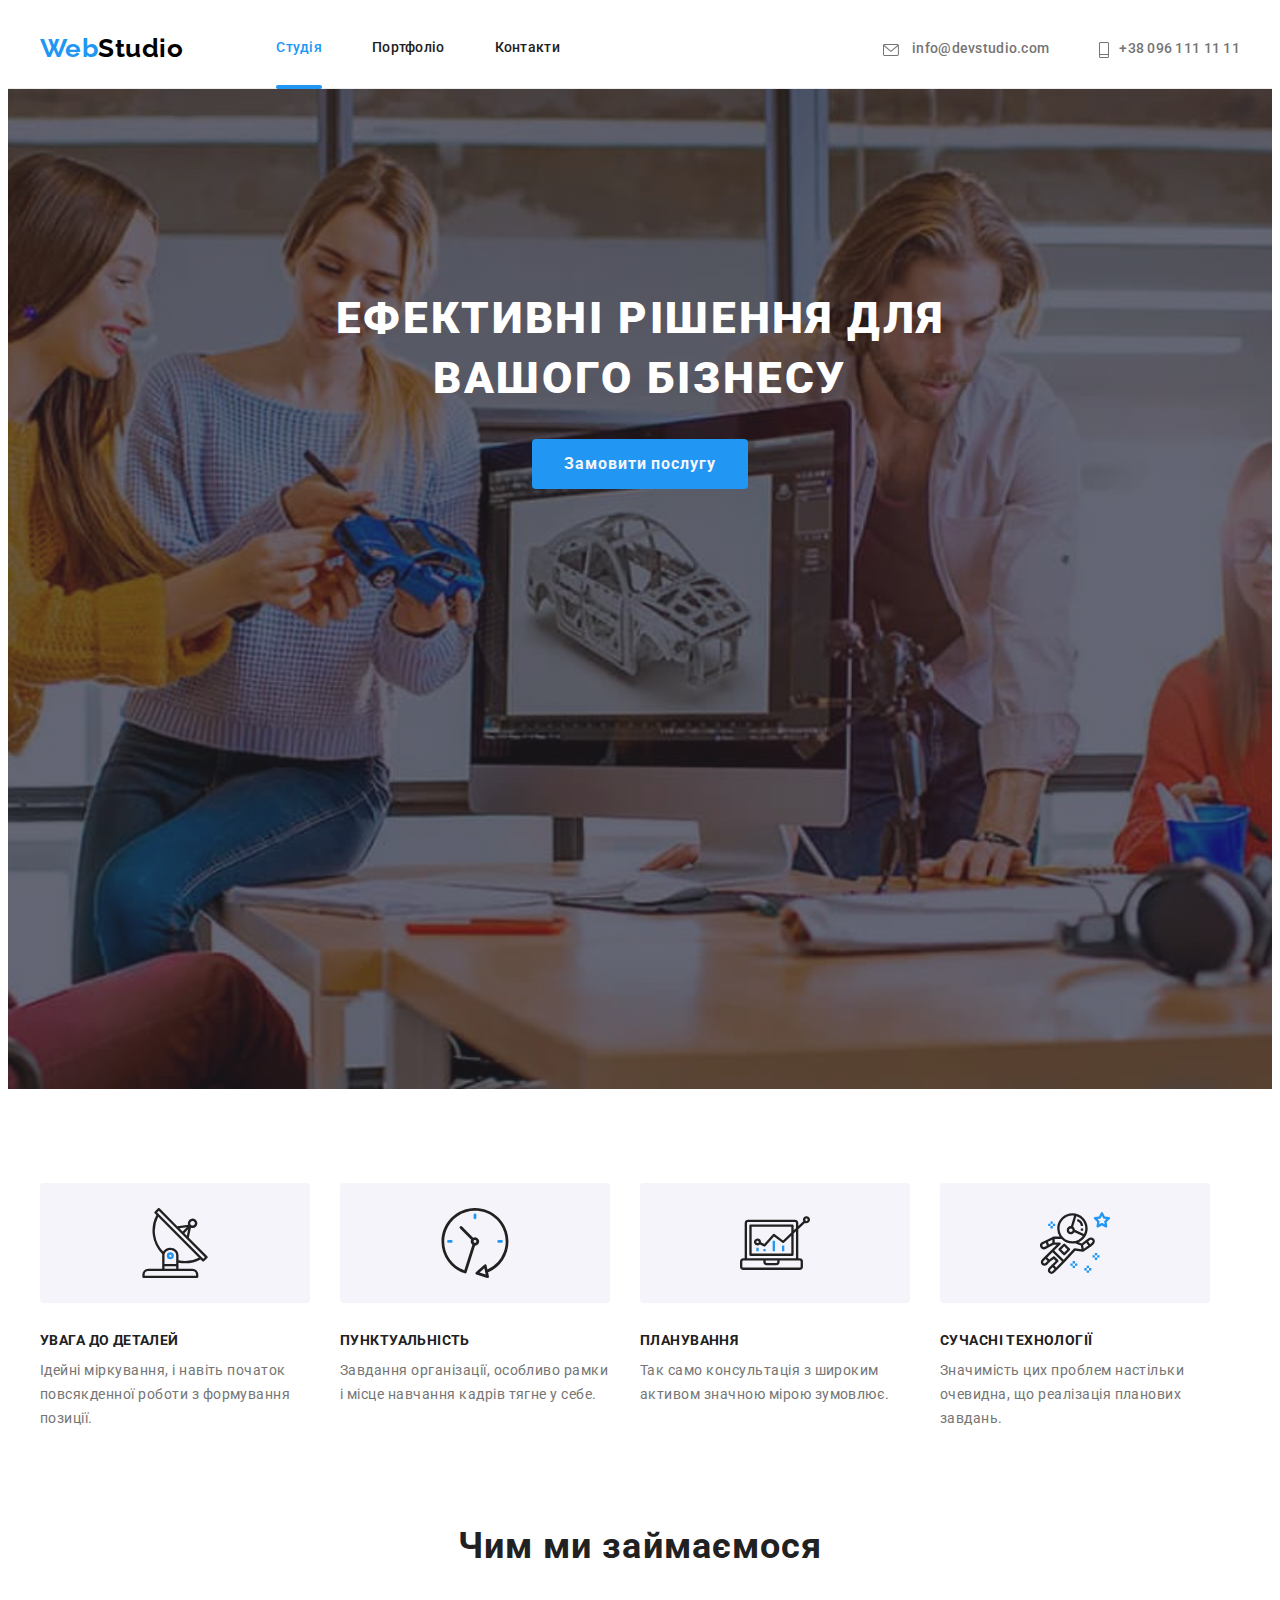
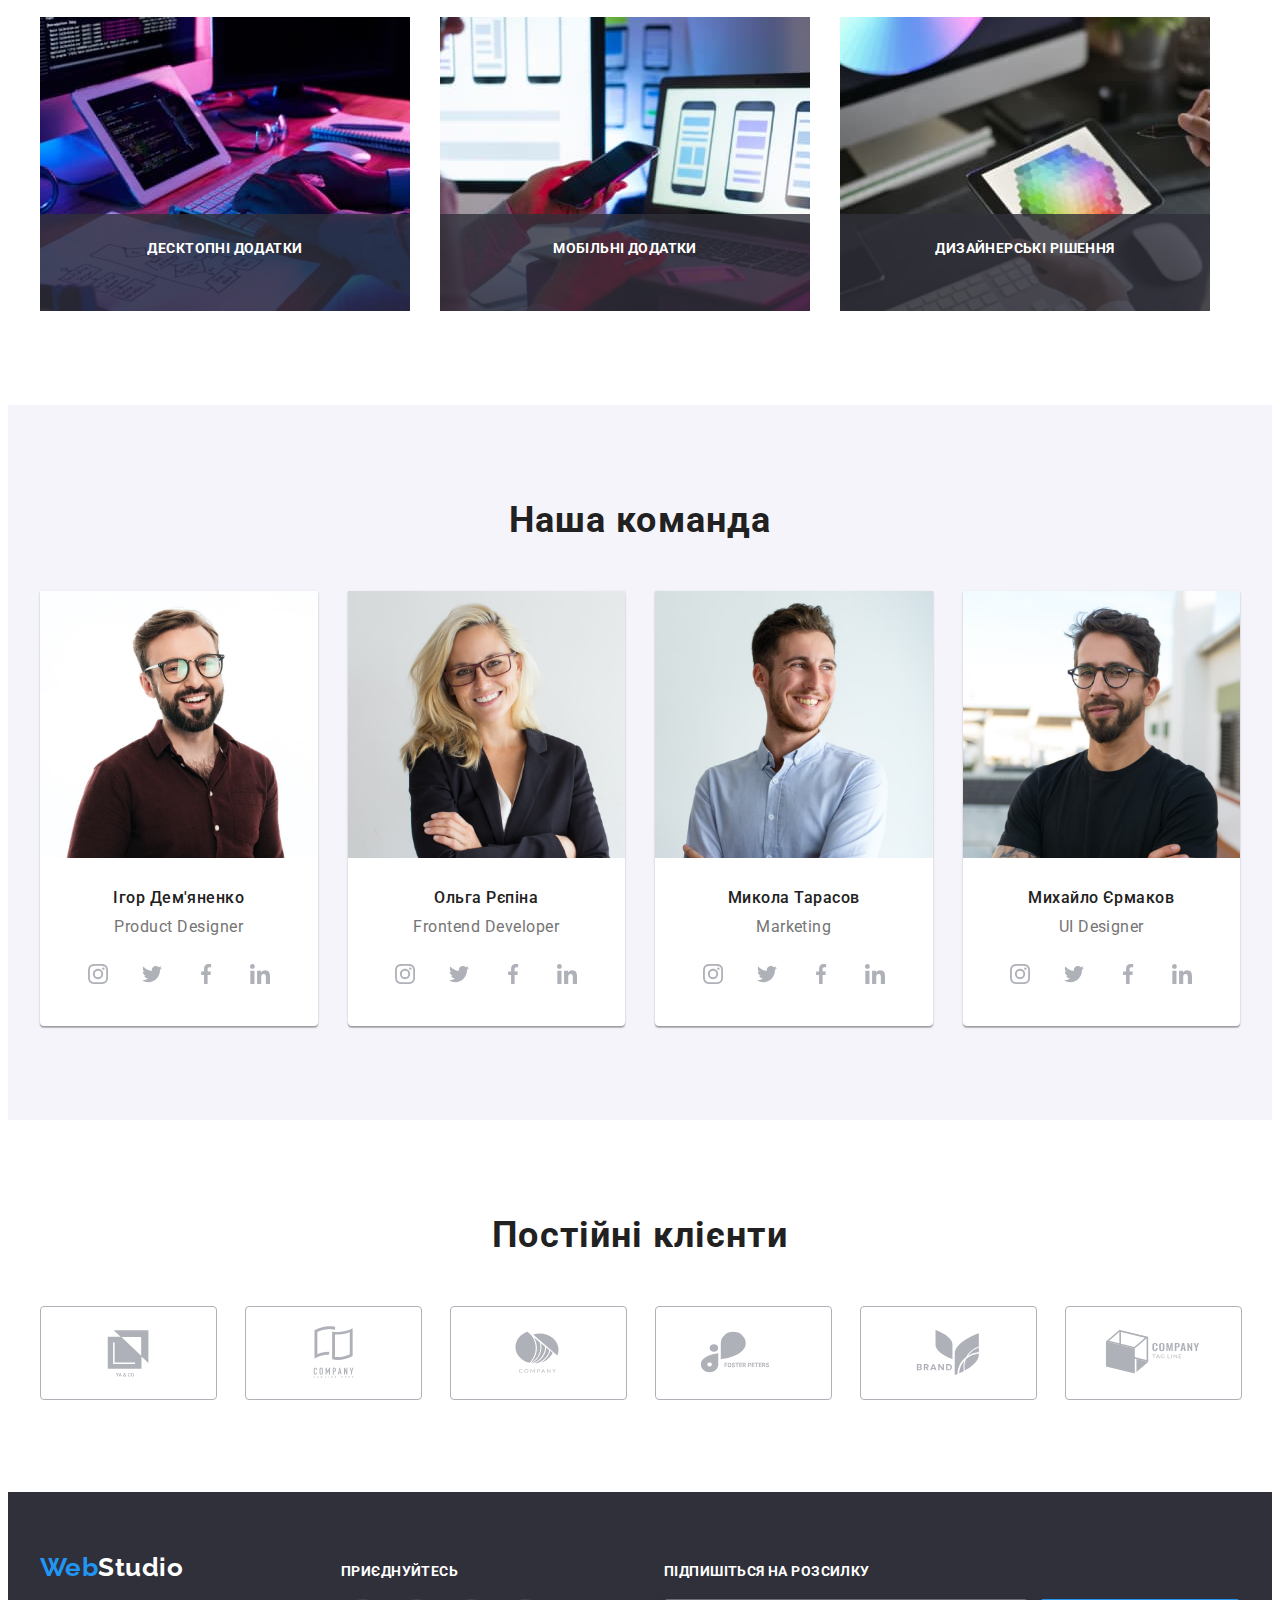
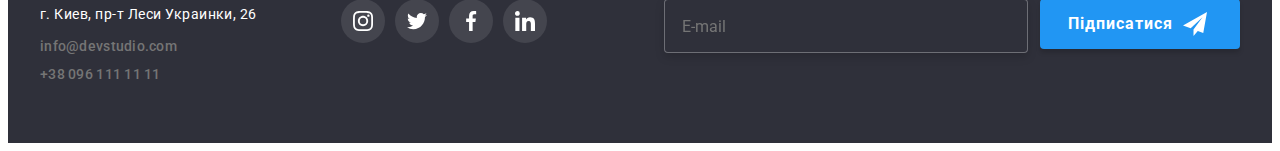
<file: index.html>
<!DOCTYPE html>
<html lang="uk">
<head>
    <meta charset="UTF-8">
    <meta http-equiv="X-UA-Compatible" content="IE=edge">
    <meta name="viewport" content="width=device-width, initial-scale=1.0">
    <title>WebStudio</title>
    <link rel="preconnect" href="https://fonts.googleapis.com">
<link rel="preconnect" href="https://fonts.gstatic.com" crossorigin>
<link href="https://fonts.googleapis.com/css2?family=Raleway:wght@700&family=Roboto:wght@400;500;700;900&display=swap" rel="stylesheet">
<link rel="stylesheet" href="https://cdnjs.cloudflare.com/ajax/libs/modern-normalize/1.1.0/modern-normalize.min.css" integrity="sha512-wpPYUAdjBVSE4KJnH1VR1HeZfpl1ub8YT/NKx4PuQ5NmX2tKuGu6U/JRp5y+Y8XG2tV+wKQpNHVUX03MfMFn9Q==" crossorigin="anonymous" referrerpolicy="no-referrer" />
    <link rel="stylesheet" href="./css/styles.css">
</head>
<body> 
    <header class="header">
    <div class="container header-container">
        <nav class="header-navigation">
        <a href="./index.html" class="logo"><span class="accent">Web</span><span class="accent-studio">Studio</span></a>
        <ul class="site-nav">
            <li class="navigation"><a href="./index.html" class="current link">Студія</a></li>
            <li class="navigation"><a href="./portfolio.html" class="link">Портфоліо</a></li>
            <li class="navigation"><a href="#" class="link">Контакти</a></li>
        </ul>
    </nav>
    <ul class="auth-nav">
        <li><a href="mailto:info@devstudio.com" class="link">
            <svg class="icon-header icon-mail"><use href="./images/symbol-defs — 1.svg#icon-envelope">
            </use></svg>
             info@devstudio.com</a></li>
        <li><a href="tel:+380961111111" class="link link-tel"><svg class="icon-header icon-tel"><use href="./images/symbol-defs — 1.svg#icon-Vector">
        </use></svg>+38 096 111 11 11</a></li>
    </ul>
</div>
    </header> 
    <main>
        <section class="hero">
                <h1 class="hero-title">Ефективні рішення для вашого бізнесу</h1>
                <button class="button primary" type="button" data-modal-open>Замовити послугу</button>
        </section>
        <section class="section">
            <div class="container">
                <h2 class="section-title-h">Наші особливості</h2>
                <ul class="features">
                    <li class="title-li"><div class="icons-div"><svg class="title-icon"><use href="./images/symbol-defs-antena.svg#icon-antenna-1"></use></svg></div>
                        <h3 class="title">Увага до деталей</h3>
                        <p class="title-p">Ідейні міркування, і навіть початок повсякденної роботи з формування позиції.</p>
                    </li>
                    <li class="title-li"><div class="icons-div"><svg class="title-icon"><use href="./images/symbol-defs — 1.svg#icon-clock-1"></use>
                    </svg></div>
                        <h3 class="title">Пунктуальність</h3>
                        <p class="title-p">Завдання організації, особливо рамки і місце навчання кадрів тягне у себе.</p>
                    </li>
                    <li class="title-li">
                        <div class="icons-div"><svg class="title-icon"><use href="./images/symbol-defs — 1.svg#icon-diagram-1"></use>
                        </svg></div>
                        <h3 class="title">Планування</h3>
                        <p class="title-p">Так само консультація з широким активом значною мірою зумовлює.</p>
                    </li>
                    <li class="title-li">
                        <div class="icons-div"><svg class="title-icon"><use href="./images/symbol-defs — 1.svg#icon-astronaut-1"></use>
                        </svg></div>
                        <h3 class="title">Сучасні технології</h3>
                        <p class="title-p">Значимість цих проблем настільки очевидна, що реалізація планових завдань.</p>
                    </li>
                </ul>
            </div>
        </section>
        <section class="section work-img">
            <div class="container">
                <h2 class="section-title">Чим ми займаємося</h2>
                <ul class="work">
                    <li class="work-li"><img src="./images/box1.jpg" alt=".людина за компютером" width="370"><p class="work-text-img">ДЕСКТОПНІ ДОДАТКИ</p></li>
                    <li class="work-li"><img src="./images/box2.jpg" alt="людина за компютером з телефонном в руці" width="370"><p class="work-text-img">МОБІЛЬНІ ДОДАТКИ</p></li>
                    <li class="work-li"><img src="./images/box3.jpg" alt="планшет з кольорами" width="370"><p class="work-text-img">ДИЗАЙНЕРСЬКІ РІШЕННЯ</p></li>
                </ul>
            </div>
        </section>
        <section class=" section section-team">
            <div class="container">
                <h2 class="section-title">Наша команда</h2>
                <ul class="team-list">
                    <li class="team"><img src="./images/img2.jpg" alt="усміхнений хлопець" width="270">
                    <div class="team-li"><h3 class="name">Ігор Дем'яненко</h3>
                        <p class="team-text">Product Designer</p>
                        <ul class="team-soc">
                            <li class="team-soc-list"><a href="" class="team-soc-link"><svg class="team-soc-icon" width="20" height="20"><use href="./images/symbol-defs — 1.svg#icon-instagram-2"></use></svg></a></li>
                            <li class="team-soc-list"><a href="" class="team-soc-link"><svg class="team-soc-icon" width="20" height="20"><use href="./images/symbol-defs — 1.svg#icon-twitter-1"></use></svg></a></li>
                            <li class="team-soc-list"><a href="" class="team-soc-link"><svg class="team-soc-icon" width="20" height="20"><use href="./images/symbol-defs — 1.svg#icon-facebook-1"></use></svg></a></li>
                            <li class="team-soc-list"><a href="" class="team-soc-link"><svg class="team-soc-icon" width="20" height="20"><use href="./images/symbol-defs — 1.svg#icon-linkedin-1"></use></svg></a></li>
                        </ul>
                    </div>
                    </li>
                    <li class="team"><img src="images/img21.jpg" alt="жінка посміхається" width="270">
                    <div class="team-li"><h3 class="name">Ольга Рєпіна</h3>
                        <p class="team-text">Frontend Developer</p><ul class="team-soc">
                            <li class="team-soc-list"><a href="" class="team-soc-link"><svg class="team-soc-icon" width="20" height="20"><use href="./images/symbol-defs — 1.svg#icon-instagram-2"></use></svg></a></li>
                            <li class="team-soc-list"><a href="" class="team-soc-link"><svg class="team-soc-icon" width="20" height="20"><use href="./images/symbol-defs — 1.svg#icon-twitter-1"></use></svg></a></li>
                            <li class="team-soc-list"><a href="" class="team-soc-link"><svg class="team-soc-icon" width="20" height="20"><use href="./images/symbol-defs — 1.svg#icon-facebook-1"></use></svg></a></li>
                            <li class="team-soc-list"><a href="" class="team-soc-link"><svg class="team-soc-icon" width="20" height="20"><use href="./images/symbol-defs — 1.svg#icon-linkedin-1"></use></svg></a></li>
                        </ul></div>
                    </li>
                    <li class="team"><img src="./images/img.jpg" alt="чоловік у білій рубашці" width="270">
                    <div class="team-li"><h3 class="name">Микола Тарасов</h3>
                        <p class="team-text">Marketing</p><ul class="team-soc">
                            <li class="team-soc-list"><a href="" class="team-soc-link"><svg class="team-soc-icon" width="20" height="20"><use href="./images/symbol-defs — 1.svg#icon-instagram-2"></use></svg></a></li>
                            <li class="team-soc-list"><a href="" class="team-soc-link"><svg class="team-soc-icon" width="20" height="20"><use href="./images/symbol-defs — 1.svg#icon-twitter-1"></use></svg></a></li>
                            <li class="team-soc-list"><a href="" class="team-soc-link"><svg class="team-soc-icon" width="20" height="20"><use href="./images/symbol-defs — 1.svg#icon-facebook-1"></use></svg></a></li>
                            <li class="team-soc-list"><a href="" class="team-soc-link"><svg class="team-soc-icon" width="20" height="20"><use href="./images/symbol-defs — 1.svg#icon-linkedin-1"></use></svg></a></li>
                        </ul></div>
                    </li>
                    <li class="team"><img src="./images/img3.jpg" alt="чоловік у чорній футболці та окулярах" width="270">
                    <div class="team-li"><h3 class="name">Михайло Єрмаков</h3>
                        <p class="team-text">UI Designer</p><ul class="team-soc">
                            <li class="team-soc-list"><a href="" class="team-soc-link"><svg class="team-soc-icon" width="20" height="20"><use href="./images/symbol-defs — 1.svg#icon-instagram-2"></use></svg></a></li>
                            <li class="team-soc-list"><a href="" class="team-soc-link"><svg class="team-soc-icon" width="20" height="20"><use href="./images/symbol-defs — 1.svg#icon-twitter-1"></use></svg></a></li>
                            <li class="team-soc-list"><a href="" class="team-soc-link"><svg class="team-soc-icon" width="20" height="20"><use href="./images/symbol-defs — 1.svg#icon-facebook-1"></use></svg></a></li>
                            <li class="team-soc-list"><a href="" class="team-soc-link"><svg class="team-soc-icon" width="20" height="20"><use href="./images/symbol-defs — 1.svg#icon-linkedin-1"></use></svg></a></li>
                        </ul></div>
                    </li>
                </ul>
            </div>
        </section>
        <section class="section clients-section">
            <div class="container">
                <h2 class="section-title">Постійні клієнти</h2>
                <ul class="clients">
                <li class="clients-list"><a href="" class="clients-link"><svg class="clients-icon"><use href="./images/symbol-defs — 1.svg#icon-Logo"></use></svg></a></li>
                <li class="clients-list"><a href="" class="clients-link"><svg class="clients-icon"><use href="./images/symbol-defs — 1.svg#icon-Logo-1"></use></svg></a></li>
                <li class="clients-list"><a href="" class="clients-link"><svg class="clients-icon"><use href="./images/symbol-defs — 1.svg#icon-Logo-2"></use></svg></a></li>
                <li class="clients-list"><a href="" class="clients-link"><svg class="clients-icon"><use href="./images/symbol-defs — 1.svg#icon-Logo-3"></use></svg></a></li>
                <li class="clients-list"><a href="" class="clients-link"><svg class="clients-icon"><use href="./images/symbol-defs — 1.svg#icon-Logo-4"></use></svg></a></li>
                <li class="clients-list"><a href="" class="clients-link"><svg class="clients-icon"><use href="./images/symbol-defs — 1.svg#icon-Logo-5"></use></svg></a></li>
            </ul>   
            </div>
        </section>
    </main>
    <footer class="footer">
        <div class="container footer-div">
            <div class="footer-primary">
            <a href="./index.html" class="logo logo-footer"><span class="accent accent-footer">Web</span><span class="accent-studio accent-footer">Studio</span></a>
    <address class="address">
        <ul class="footer-li">
            <li class="footer-link"><a href="https://goo.gl/maps/CPtrU1FHBa2aNyZL9" target="_blank" rel="noopener noreferrer nofollow" class="link maps">г. Киев, пр-т Леси Украинки, 26</a>
            </li>
            <li class="footer-link"><a href="mailto:info@devstudio.com" class="link link-mail">info@devstudio.com</a>
            </li>
            <li class="footer-link">
                <a href="tel:+380961111111" class="link link-telf">+38 096 111 11 11</a>
            </li>
        </ul>
    </address>
        </div>
        <div class="footer-right">
        <p class="section-title-footer">приєднуйтесь</p>
        <ul class="footer-soc">
        <li class="footer-soc-list"><a href="" class="footer-soc-link"><svg class="icon-footer"><use href="./images/symbol-defs — 1.svg#icon-instagram-2"></use></svg></a></li>
        <li class="footer-soc-list"><a href="" class="footer-soc-link"><svg class="icon-footer"><use href="./images/symbol-defs — 1.svg#icon-twitter-1"></use></svg></a></li>
        <li class="footer-soc-list"><a href="" class="footer-soc-link"><svg class="icon-footer"><use href="./images/symbol-defs — 1.svg#icon-facebook-1"></use></svg></a></li>
        <li class="footer-soc-list"><a href="" class="footer-soc-link"><svg class="icon-footer"><use href="./images/symbol-defs — 1.svg#icon-linkedin-1"></use></svg></a></li>
    </ul>
        </div>
        <div class="footer-subscription">
            <p class="subscription-title">Підпишіться на розсилку</p>
            <form action="#" class="subscription-form">
                <input type="email" name="email" placeholder="E-mail" class="subscribtion-inpute">
                <button type="submit" class="subscription-btn">Підписатися<svg class="subscription-icon" width="24" height="24"><use href="./images/symbol-defs — 1.svg#icon-icon-send"></use></svg></button>
            </form>
        </div>
    </div>
    </footer>
    <div class="backdrop is-hidden" data-modal>
        <div class="modal">
            <button type="button" class="modal-close" data-modal-close><svg class="modal-close-icon" width="18" height="18">
                <use href="./images/symbol-defs — 1.svg#icon-close-black">
                </use>
            </svg></button>
            <p class="modal-title">Залиште свої дані, ми вам передзвонимо</p>
            <form class="modal-form">
                <label for="user-name" class="input-label">Ім'я</label>
                <div class="input-wrap"><input type="text" name="user-name" class="modal-input" id="user-name">
                <svg class="modal-input-icon" width="18" height="18"><use href="./images/symbol-defs — 1.svg#icon-person-black"></use></svg></div>
                <label for="user-phone" class="input-label">Телефон</label>
                <div class="input-wrap"><input type="tel" name="user-phone" class="modal-input" id="user-phone">
                <svg class="modal-input-icon" width="18" height="18"><use href="./images/symbol-defs — 1.svg#icon-phone-black"></use></svg></div>
                <label for="user-email" class="input-label">Пошта</label>
                <div class="input-wrap"><input type="email" name="user-email" class="modal-input" id="user-email">
                <svg class="modal-input-icon" width="18" height="18"><use href="./images/symbol-defs — 1.svg#icon-email-black"></use></svg></div>
                <label for="user-coment" class="modal-coment">Коментар</label>
            <textarea name="user-coment" id="user-coment" class="modal-coment-text" placeholder="Введіть текст"></textarea>
            <div class="checkbox-div"><input type="checkbox" name="privacy" id="privacy" class="input-check">
            <label for="privacy" class="privacy-text"><span><svg class="check-icon" width="16" height="15"><use href="./images/symbol-defs — 1.svg#icon-icon-check"></use></svg></span>Погоджуюся з розсилкою та приймаю <a href="" class="privacy-link">Умови договору</a></label></div>
            <!-- <div class="privacy-text">
                <p>Погоджуюся з розсилкою та приймаю </p><a href="" class="privacy-link">Умови договору</a>
            </div> -->
                <button type="submit" class="modal-button">Відправити</button>
            </form>
        </div>
    </div>
    <script src="./js/modal.js"></script>
</body></html>
</file>
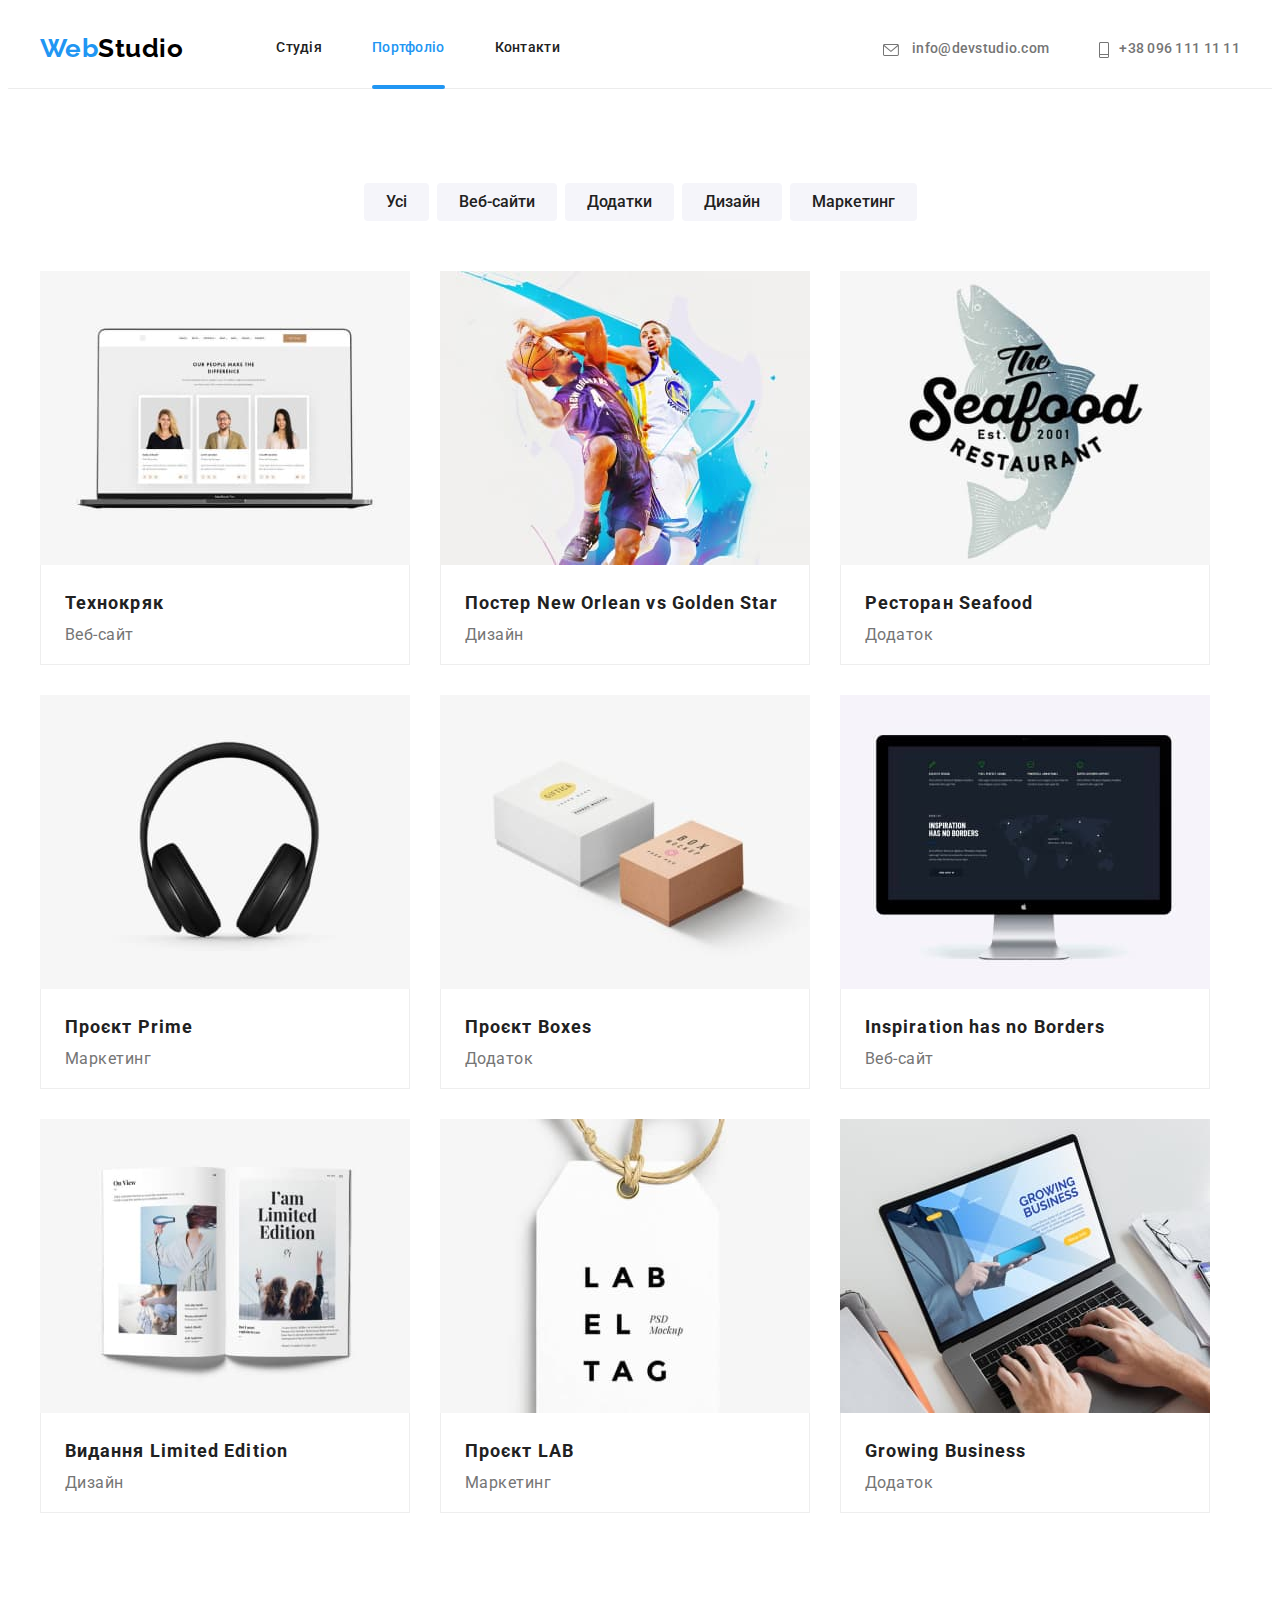
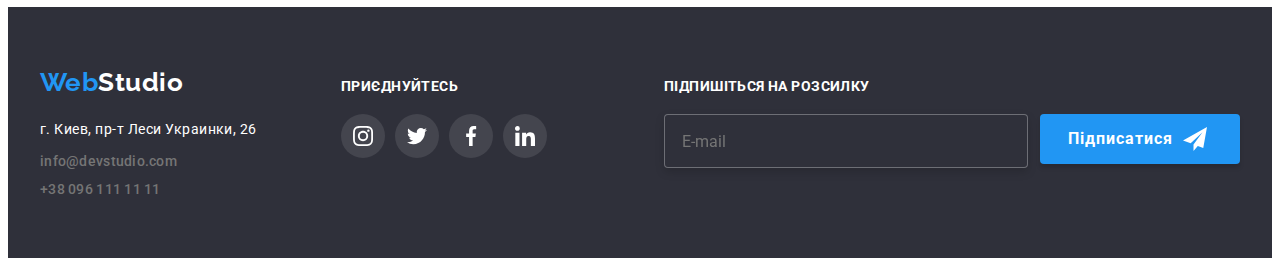
<file: portfolio.html>
<!DOCTYPE html>
<html lang="uk">
<head>
    <meta charset="UTF-8">
    <meta http-equiv="X-UA-Compatible" content="IE=edge">
    <meta name="viewport" content="width=device-width, initial-scale=1.0">
    <title>WebStudio</title>
    <link rel="preconnect" href="https://fonts.googleapis.com">
<link rel="preconnect" href="https://fonts.gstatic.com" crossorigin>
<link href="https://fonts.googleapis.com/css2?family=Raleway:wght@700&family=Roboto:wght@400;500;700;900&display=swap" rel="stylesheet">
<link rel="stylesheet" href="https://cdnjs.cloudflare.com/ajax/libs/modern-normalize/1.1.0/modern-normalize.min.css" integrity="sha512-wpPYUAdjBVSE4KJnH1VR1HeZfpl1ub8YT/NKx4PuQ5NmX2tKuGu6U/JRp5y+Y8XG2tV+wKQpNHVUX03MfMFn9Q==" crossorigin="anonymous" referrerpolicy="no-referrer" />
    <link rel="stylesheet" href="./css/styles.css">
</head>
<body> 
  <header class="header">
    <div class="container header-container">
        <nav class="header-navigation">
        <a href="./index.html" class="logo"><span class="accent">Web</span><span class="accent-studio">Studio</span></a>
        <ul class="site-nav">
            <li class="navigation"><a href="./index.html" class="link">Студія</a></li>
            <li class="navigation"><a href="./portfolio.html" class=" current link">Портфоліо</a></li>
            <li class="navigation"><a href="#" class="link">Контакти</a></li>
        </ul>
    </nav>
    <ul class="auth-nav">
        <li><a href="mailto:info@devstudio.com" class="link">
            <svg class="icon-header icon-mail"><use href="./images/symbol-defs — 1.svg#icon-envelope">
            </use></svg>
             info@devstudio.com</a></li>
        <li><a href="tel:+380961111111" class="link link-tel"><svg class="icon-header icon-tel"><use href="./images/symbol-defs — 1.svg#icon-Vector">
        </use></svg>+38 096 111 11 11</a></li>
    </ul>
</div>
    </header>
<main>
  <section class=" section portf">
    <div class="container">
      <ul class="button-portfolio">
      <li><button class="button-secondary" type="button">Усі</button></li>
      <li><button class="button-secondary" type="button">Веб-сайти</button></li>
      <li><button class="button-secondary" type="button">Додатки</button></li>
      <li><button class="button-secondary" type="button">Дизайн</button></li>
      <li><button class="button-secondary" type="button">Маркетинг</button></li>
  </ul>
      <ul class="work-list">
          <li class="project"><a class="project-link" href=""><div class="team-text-wrap">
            <img src="./images/1.jpg" alt="компютер з прикладом сайту" width="370">
            <p class="team-text-portfolio">Ресурс пропонує комплексні пропозиції з різним рівнем функціоналу та сервісів. Все це дозволить відвідувачу отримати вичерпні відомості про компанію чи приватну особу.</p>
          </div>
       <div class="project-team"><h3 class="portfolio">Технокряк</h3><p>Веб-сайт</p></div></a>
        </li>
          <li class="project"><a class="project-link" href=""><div class="team-text-wrap"><img src="./images/2.jpg" alt="постер гра в баскетбол" width="370">
            <p class="team-text-portfolio">Ресурс пропонує комплексні пропозиції з різним рівнем функціоналу та сервісів. Все це дозволить відвідувачу отримати вичерпні відомості про компанію чи приватну особу.</p>
          </div>
       <div class="project-team"><h3 class="portfolio">Постер New Orlean vs Golden Star</h3>
        <p>Дизайн</p></div></a>
        </li>
          <li class="project"><a class="project-link" href=""><div class="team-text-wrap"><img src="./images/3.jpg" alt="зображення додатку ресторана" width="370">
            <p class="team-text-portfolio">Ресурс пропонує комплексні пропозиції з різним рівнем функціоналу та сервісів. Все це дозволить відвідувачу отримати вичерпні відомості про компанію чи приватну особу.</p>
          </div>
        <div class="project-team"><h3 class="portfolio">Ресторан Seafood</h3>
          <p>Додаток</p></div></a>
        </li>
          <li class="project"><a class="project-link" href=""><div class="team-text-wrap"><img src="./images/4.jpg" alt="чорні навушники" width="370">
            <p class="team-text-portfolio">Ресурс пропонує комплексні пропозиції з різним рівнем функціоналу та сервісів. Все це дозволить відвідувачу отримати вичерпні відомості про компанію чи приватну особу.</p>
          </div>
        <div class="project-team"><h3 class="portfolio">Проєкт Prime</h3>
          <p>Маркетинг</p></div></a>
        </li>
          <li class="project"><a class="project-link" href=""><div class="team-text-wrap"><img src="./images/5.jpg" alt="зображення книжок" width="370">
            <p class="team-text-portfolio">Ресурс пропонує комплексні пропозиції з різним рівнем функціоналу та сервісів. Все це дозволить відвідувачу отримати вичерпні відомості про компанію чи приватну особу.</p>
          </div>
        <div class="project-team"><h3 class="portfolio">Проєкт Boxes</h3>
          <p>Додаток</p></div></a>
        </li>
          <li class="project"><a class="project-link" href=""><div class="team-text-wrap"><img src="./images/6.jpg" alt="компютер из зображенням веб-сайту" width="370">
            <p class="team-text-portfolio">Ресурс пропонує комплексні пропозиції з різним рівнем функціоналу та сервісів. Все це дозволить відвідувачу отримати вичерпні відомості про компанію чи приватну особу.</p>
          </div>
        <div class="project-team"><h3 class="portfolio">Inspiration has no Borders</h3>
          <p>Веб-сайт</p></div></a>
        </li>
          <li class="project"><a class="project-link" href=""><div class="team-text-wrap"><img src="./images/7.jpg" alt="розгорнута книга" width="370">
            <p class="team-text-portfolio">Ресурс пропонує комплексні пропозиції з різним рівнем функціоналу та сервісів. Все це дозволить відвідувачу отримати вичерпні відомості про компанію чи приватну особу.</p>
          </div>
        <div class="project-team"><h3 class="portfolio">Видання Limited Edition</h3>
          <p>Дизайн</p></div></a>
        </li>
          <li class="project"><a class="project-link" href=""><div class="team-text-wrap"><img src="./images/8.jpg" alt="дизайн бірки" width="370">
            <p class="team-text-portfolio">Ресурс пропонує комплексні пропозиції з різним рівнем функціоналу та сервісів. Все це дозволить відвідувачу отримати вичерпні відомості про компанію чи приватну особу.</p>
          </div>
        <div class="project-team"><h3 class="portfolio">Проєкт LAB</h3>
          <p>Маркетинг</p></div></a>
        </li>
          <li class="project"><a class="project-link" href=""><div class="team-text-wrap"><img src="./images/9.jpg" alt="людина за компютером" width="370">
            <p class="team-text-portfolio">Ресурс пропонує комплексні пропозиції з різним рівнем функціоналу та сервісів. Все це дозволить відвідувачу отримати вичерпні відомості про компанію чи приватну особу.</p>
          </div>
        <div class="project-team"><h3 class="portfolio">Growing Business</h3>
          <p>Додаток</p></div></a>
        </li>
      </ul>
      </div>
  </section>
</main>
<footer class="footer">
  <div class="container footer-div">
      <div class="footer-primary">
      <a href="./index.html" class="logo logo-footer"><span class="accent accent-footer">Web</span><span class="accent-studio accent-footer">Studio</span></a>
<address class="address">
  <ul class="footer-li">
      <li class="footer-link"><a href="https://goo.gl/maps/CPtrU1FHBa2aNyZL9" target="_blank" rel="noopener noreferrer nofollow" class="link maps">г. Киев, пр-т Леси Украинки, 26</a>
      </li>
      <li class="footer-link"><a href="mailto:info@devstudio.com" class="link link-mail">info@devstudio.com</a>
      </li>
      <li class="footer-link">
          <a href="tel:+380961111111" class="link link-telf">+38 096 111 11 11</a>
      </li>
  </ul>
</address>
  </div>
  <div class="footer-right">
  <p class="section-title-footer">приєднуйтесь</p>
  <ul class="footer-soc">
  <li class="footer-soc-list"><a href="" class="footer-soc-link"><svg class="icon-footer"><use href="./images/symbol-defs — 1.svg#icon-instagram-2"></use></svg></a></li>
  <li class="footer-soc-list"><a href="" class="footer-soc-link"><svg class="icon-footer"><use href="./images/symbol-defs — 1.svg#icon-twitter-1"></use></svg></a></li>
  <li class="footer-soc-list"><a href="" class="footer-soc-link"><svg class="icon-footer"><use href="./images/symbol-defs — 1.svg#icon-facebook-1"></use></svg></a></li>
  <li class="footer-soc-list"><a href="" class="footer-soc-link"><svg class="icon-footer"><use href="./images/symbol-defs — 1.svg#icon-linkedin-1"></use></svg></a></li>
</ul>
  </div>
  <div class="footer-subscription">
      <p class="subscription-title">Підпишіться на розсилку</p>
      <form action="#" class="subscription-form">
          <input type="email" name="email" placeholder="E-mail" class="subscribtion-inpute">
          <button type="submit" class="subscription-btn">Підписатися<svg class="subscription-icon" width="24" height="24"><use href="./images/symbol-defs — 1.svg#icon-icon-send"></use></svg></button>
      </form>
  </div>
</div>
</footer>
</body>
</html>
</file>
<file: css/styles.css>
/* основний колір тексту #757575 */
/*другорядний колір #212121 */
/* білий #FFFFFF;*/
/* акцент: #2196F3 */
/* колір фону #F5F5F5 */
/* другорядний колір фону #2F303A 
акцент колір фону #F5F4FA*/
:root {
--primary-text-color: #757575;
--title-text-color: #212121;
--accent-color: #2196F3;
--primary-white-color:hsl(250, 37%, 97%); 
--background:#FFFFFF;
--black:#000000;
--color-text: #2F303A;
--primary-color:#F5F4FA;
--button-color:#188CE8;
--color:rgba(255, 255, 255, 0.6);
}

p,
h1,
h2,
h3,
h4,
h5,
h6 {
  margin: 0;
}

ul,
ol {
  margin: 0;
  padding-left: 0;
}

button {
  cursor: pointer;
}

address {
  font-style: normal;
}

img {
  display: block;
  min-width: 100%;
  height: auto;
}
.section {
    padding-top: 94px;
    padding-bottom: 94px;
  }
.container {
    width: 1200px;
    padding-left: 15px;
    padding-right: 15px;
    margin: 0 auto;
  }

body {
background-color:var(--background) ; 
color:var(--primary-text-color) ;
font-family: Roboto, sans-serif;
letter-spacing: 0.03em;
}
/* WebStudio */
.logo{
    text-decoration: none;
    /* margin-right: 93px; */
    padding-right: 93px;

}
.accent{
    color: var(--accent-color);
}
.accent-studio{
    color: var(--black); 
}
.accent, .accent-studio{
font-family: Raleway;
font-weight: 700;
font-size: 26px;
line-height: 1.19;
padding-top: 24px;
padding-bottom: 25px;
}
.footer .accent-studio{
    color: var(--background);
}

ul {
    list-style: none;

}
/* site-nav */
.header{
    background-color:var(--background);
    display: flex;
    border-bottom: 1px solid #ECECEC;
}
.header-navigation{
    display: flex;
    align-items: center;
}
.header-container{
    display: flex;
    align-items: center;
}
.site-nav{
    display: flex;
    justify-content: space-between;
}

.site-nav .link {
color: var(--title-text-color);
font-weight: 500;
font-size: 14px;
line-height: 1.14;
letter-spacing: 0.02em;
text-decoration: none;
display: block;
transition: color 250ms cubic-bezier(0.4, 0, 0.2, 1);

}
.site-nav .link:hover,
.site-nav .link:focus {
    color: var(--accent-color);
}
.navigation { 
margin-left: 50px;
position: relative;
}

.current::after{
    content: "";
    position: absolute;
    display: block;
    width: 100%;
    height: 4px;
    bottom: -1px;
    border-radius: 2px;
    background-color:var(--accent-color);
}
.site-nav .current{
    color: #2196F3;
}

.navigation:first-child{
margin-left: 0;
}
/* auth-nav */
.auth-nav{
    display: flex;
    margin-left: auto;
}
.link{
    padding-top: 32px;
    padding-bottom: 32px;
    transition: color 250ms cubic-bezier(0.4, 0, 0.2, 1);
}
.link-tel{
    margin-left: 50px;
}
.auth-nav .link {
    /* margin-left: 50px; */
    color: var(--primary-text-color);
font-weight: 500;
font-size: 14px;
line-height: 1.14;
letter-spacing: 0.02em;
text-decoration: none;
transition: color 250ms cubic-bezier(0.4, 0, 0.2, 1);;
}
.link{
    color: var(--primary-text-color);
}

.auth-nav .link:hover,
.auth-nav .link:focus{
    color: var(--accent-color);
}
.icon-tel{
    width: 10px;
    height: 16px;
}
.icon-mail{
    width: 16px;
    height: 12px;
}
.icon-header{
fill: currentColor;
vertical-align: middle;
margin-right: 10px;
}
.icon-header:focus,
.icon-header:hover{
    color: var(--accent-color);
}

/* .icon-header:hover,
.icon-header:focus{
    fill: #2196F3;
} */


.hero {
    padding-top: 200px;
    padding-bottom: 200px;
    /* display:flex; */
    background-color:#C4C4C4 ;
    max-width: 1600px;
    height: 600px;
    margin-left: auto;
    margin-right: auto;
    background-image: linear-gradient(
   to right,
    rgba(47, 48, 58, 0.4),
     rgba(47, 48, 58, 0.4)
    ),
    url(../images/img33.jpg);
    background-repeat: repeat;
    background-position: center;
    background-size: cover;
}
/* .overlay{
    padding-top: 200px;
    min-width: 1600px;
    height: 600px;
    margin-left: auto;
    margin-right: auto;
    background-image: url(../images/img33.jpg);
    background-size: contain;
    background-repeat: repeat;
    background-position: center;
    background-size: cover;
} */

.hero .hero-title {
    color: var(--background);
font-weight: 900;
font-size: 44px;
line-height: 1.36;
text-align: center;
letter-spacing: 0.06em;
text-transform: uppercase;
}
.hero-title{
    width: 696px;
    margin: 0 auto;
    margin-bottom: 30px;
}

/* section */
.work-img{
    padding-top: 0px;
}
.work{
    display: flex;
  gap: 30px;
}
.work-li{
    position: relative;
}
.work-text-img{
    position: absolute;
    bottom: 0;
    padding-top:  27px; ;
    width: 370px;
    height: 70px;
    font-family: 'Roboto';
    color: var(--background);
    background-color: rgba(47, 48, 58, 0.8);;
font-style: normal;
font-weight: 700;
font-size: 14px;
line-height: 1.14;
text-align: center;
letter-spacing: 0.03em;
}
.section-title {
    margin-bottom: 50px;
}
.section-title,.section-title-h{
color: var(--title-text-color);
font-weight: 700;
font-size: 36px;
line-height: 1.17;
text-align: center;
letter-spacing: 0.03em;
}
.section-title-h{
        position: absolute;
        white-space: nowrap;
        width: 1px;
        height: 1px;
        overflow: hidden;
        border: 0;
        padding: 0;
        clip: rect(0 0 0 0);
        clip-path: inset(50%);
        margin: -1px;
    }
.title{
    color: var(--title-text-color);
font-style: normal;
font-weight: 700;
font-size: 14px;
line-height: 1.14;
margin-bottom: 10px;
}
.title-p{
font-style: normal;
font-weight: 400;
font-size: 14px;
line-height: 1.71;
}
.icons-div{
    width: 270px;
    height: 120px;
    margin-bottom: 30px;
    background: #F5F4FA;
    border-radius: 4px;
    display: flex;
    align-items: center;
    justify-content: center;
}
.title-icon{
    width: 70px;
    height: 70px;
    display: flex;
    align-items: center;
    justify-content: center;
}
/* features */
.features {
    display: flex;
}
.title-li {
    width: 270px;
}
.title-li{
    margin-left: 30px;
}
.title-li:first-child{
  margin-left: 0;
}

.features .title{
    color: var(--title-text-color);
font-weight: 700;
font-size: 14px;
line-height: 1.14;
letter-spacing: 0.03em;
text-transform: uppercase;
}

/* .work{
    display: flex;
  justify-content: space-between;
} */
/* .work-li{
   margin-left: 30px;
}
.work-li:first-child{
    margin-left: 0;
} */
 /*команда */
 .team-list{
     display: flex;
    /* justify-content: space-between; */
    gap: 30px;
 }
 .section-team{
background-color: var(--primary-color);
 }
 .name{
     margin-bottom: 10px;
     color: var(--title-text-color);
font-weight: 500;
font-size: 16px;
line-height: 1.19;
 }
 .team{
     flex-basis: calc((100% - 90px) / 4);
     background-color: var(--background);
     box-shadow: 0px 1px 3px rgba(0, 0, 0, 0.12), 0px 1px 1px rgba(0, 0, 0, 0.14), 0px 2px 1px rgba(0, 0, 0, 0.2);;
     border-radius: 0px 0px 4px 4px;
 }
 .team-text{
     margin-bottom: 16px;
 }
 .team-li{
     text-align: center;
     padding-top: 30px;
     padding-bottom: 30px;
 }
 .team-soc{
display: flex;
justify-content: center;
gap: 10px;
 }
 .team-soc-list{

width: 44px;
height: 44px;
 }
 .team-soc-link{
     width: 100%;
     height: 100%;
     /* background-color: #2196F3; */
     border-radius: 50%;
     display: flex;
     align-items: center;
     justify-content: center;
     transition: background-color 250ms cubic-bezier(0.4, 0, 0.2, 1);
 }
 .team-soc-link:hover,
 .team-soc-link:focus{
background-color: var(--accent-color);
 }
 .team-soc-icon{
     fill: #AFB1B8;
     transition: fill 250ms cubic-bezier(0.4, 0, 0.2, 1);
 }
 .team-soc-link:hover .team-soc-icon,
 .team-soc-link:focus .team-soc-icon{
     fill: #FFFFFF;
 }
 /* clients */
 .clients{
    display: flex;
    justify-content: center;
    gap: 30px;
 }
 .clients-list{
    width:calc((100% - 150px) / 6);
    height: 92px;
     }
 
 .clients-link{
    width: 100%;
    height: 100%;
    /* background-color: #2196F3; */
    border: 1px solid#AFB1B8;
    border-radius: 4px;
    display: flex;
    align-items: center;
    justify-content: center;
    transition: border 250ms cubic-bezier(0.4, 0, 0.2, 1);
 }
 .clients-link:hover,
.clients-link:hover{
border: 1px solid var(--accent-color);
 }
 .clients-link:hover .clients-icon,
 .clients-link:focus .clients-icon{
fill: var(--accent-color);
 }
 .clients-icon{
width: 106px;
height: 60px;
fill: #AFB1B8;
transition: fill 250ms cubic-bezier(0.4, 0, 0.2, 1);
 }
 /* address */
 .footer {
     display: block;
     background-color:var(--color-text);
     padding-top: 60px;
     padding-bottom: 60px;
 }
.footer-li{
    display: block;
 
}

 .footer-link{
     justify-content: center;
     width: 231px;
 }
 .address{
     margin-top: 20px;
     transition: color 250ms cubic-bezier(0.4, 0, 0.2, 1);
 }
 .address .maps{
     color:var(--background);
font-weight: 400;
font-size: 14px;
line-height: 1.71;
font-style: normal;
text-decoration: none;
transition: color 250ms cubic-bezier(0.4, 0, 0.2, 1);
 }
.link-telf .link-mail {
color: var(--color);
font-weight: 400;
font-size: 14px;
line-height: 1.71;
text-decoration: none;
font-style: normal;
 }

.address .link:hover,
.address .link:focus{
    color: var(--accent-color);
}
.link-telf,.link-mail {
color: var(--primary-text-color);
font-weight: 500;
font-size: 14px;
line-height: 1.14;
letter-spacing: 0.02em;
text-decoration: none;
}

.footer-link,.link-mail,.link-telf,.maps{
    margin: 0;
    padding: 0;
}
.footer-link{
    margin-bottom: 9px;
   
}
.footer-link:last-child{
    margin-bottom: 0;
}

.accent-footer,.logo-footer{
    padding: 0;
}
.footer-div{
    display: flex;
    align-items: baseline;
}
/* приєднуйтесь */

.section-title-footer{
  color: var(--background);
font-family: 'Roboto';
font-style: normal;
font-weight: 700;
font-size: 14px;
line-height: 16px;
letter-spacing: 0.03em;
margin-bottom: 20px;
text-transform: uppercase;
}

.footer-right{
    margin-left: 70px;
}
.footer-soc{
    display: flex;
    gap: 10px;
}
.footer-soc-list{

    width: 44px;
    height: 44px;
}
.footer-soc-link{
    width: 100%;
    height: 100%;
    background: rgba(255, 255, 255, 0.1);
    border-radius: 50%;
    display: flex;
    align-items: center;
    justify-content: center;
    transition: background-color 250ms cubic-bezier(0.4, 0, 0.2, 1);
}
.icon-footer{
    width: 20px;
    height: 20px;
fill: var(--background);
}
.footer-soc-link:hover,
.footer-soc-link:focus{
    background-color: var(--accent-color);
}
.subscription-title{
    color: var(--background);
font-family: 'Roboto';
font-style: normal;
font-weight: 700;
font-size: 14px;
line-height: 16px;
letter-spacing: 0.03em;
margin-bottom: 20px;
text-transform: uppercase;
}

.subscribtion-inpute{
    width: 358px;
    height:50px;
    background: #2F303A;
    border: 1px solid rgba(255, 255, 255, 0.3);
filter: drop-shadow(0px 4px 4px rgba(0, 0, 0, 0.15));
border-radius: 4px;
font-family: 'Roboto';
font-style: normal;
font-weight: 400;
font-size: 16px;
line-height: 20px;
color: rgba(255, 255, 255, 0.6);
}
.subscribtion-inpute::placeholder{
    padding: 15px;
    /* font-family: 'Roboto';
font-style: normal;
font-weight: 400;
font-size: 1.25;
line-height: 20px;
color: rgba(255, 255, 255, 0.6); */
}
.subscription-btn{
    width: 200px;
    height: 50px;
    background: #2196F3;
    cursor: pointer;
    padding: 10px 28px;
box-shadow: 0px 4px 4px rgba(0, 0, 0, 0.15);
border-radius: 4px; 
border: none;
outline: none;
font-family: 'Roboto';
font-style: normal;
font-weight: 700;
font-size: 16px;
line-height: 1.88;
display: flex;
align-items: center;
text-align: center;
letter-spacing: 0.06em;
color: #FFFFFF;
gap: 10px;
transition: background-color 250ms cubic-bezier(0.4, 0, 0.2, 1);
}
.subscription-form{
    display: flex;
    gap: 12px;
}
.subscription-btn:hover,
.subscription-btn:focus{
    background-color:var(--button-color);
}
.footer-subscription{
  display: block;
  /* align-items: baseline; */
  margin-left: auto;

}
/* .subscription-icon{
  margin-left: 10px;
} */
/* 
.footer-soc-link:hover,
.footer-soc-link:focus{
color: var(--accent-color);
} */

/* .accent-footer{
    margin-bottom: 20px;
} */
/* button */
.button {
    color: var(--title-text-color);
    background-color: var(--primary-white-color);
    font-family: Roboto;
}
.button.primary{
    margin: 0 auto;
    display: block;
    width: 216px;
    height: 50px;
    border-radius: 4px;
   
    background-color: var(--accent-color);
    color: var(--primary-white-color);
    cursor: pointer;
font-weight: 700;
font-size: 16px;
line-height: 1.88;
letter-spacing: 0.06em;
font-family: Roboto;
border: none;
transition: background-color 250ms cubic-bezier(0.4, 0, 0.2, 1);
}
.button.primary:hover,
.button.primary:focus{
    background-color:var(--button-color);
}
/* кнопки портфоліо */
.button-secondary{
    padding: 6px 22px;
    border-radius: 4px;
    color: var(--title-text-color);
    background-color: var(--primary-white-color);
    cursor: pointer;
    font-family: 'Roboto';
font-weight: 500;
font-size: 16px;
line-height: 1.63;
text-align: center;
border: none;
transition: color 250ms cubic-bezier(0.4, 0, 0.2, 1), background-color 250ms cubic-bezier(0.4, 0, 0.2, 1), box-shadow 250ms cubic-bezier(0.4, 0, 0.2, 1);
}
.button-secondary:hover,
.button-secondary:focus{
    background-color: var(--accent-color);
    font-family: 'Roboto';
font-style: normal;
font-weight: 500;
font-size: 16px;
line-height: 1.62;
color:var(--background);
box-shadow: 0px 3px 1px rgba(0, 0, 0, 0.1), 0px 1px 2px rgba(0, 0, 0, 0.08), 0px 2px 2px rgba(0, 0, 0, 0.12);
}
/* портфолио */
.portfolio {
    color: var(--title-text-color);
font-weight: 700;
font-size: 18px;
line-height: 2;
letter-spacing: 0.06em;
margin-bottom: 4px;
}
.button-portfolio{
    margin-bottom: 50px;
    display: flex;
    gap: 8px;
    justify-content: center;
} 
.project-link{
    display: block;
    text-decoration: none;
    color:var(--primary-text-color);
    transition: box-shadow 250ms cubic-bezier(0.4, 0, 0.2, 1);
}
.project-link:hover,
.project-link:focus{
    box-shadow: 0px 1px 1px rgba(0, 0, 0, 0.12), 0px 4px 4px rgba(0, 0, 0, 0.06), 1px 4px 6px rgba(0, 0, 0, 0.16);
}
/* .button-secondary{
    margin-left: 8px;
} */
/* .button-secondary:first-child{
    margin-left: 0px;
} */

/* кнопкі поправіть */
.work-list{
    display: flex;
    flex-wrap: wrap;
    gap: 30px;
}


.project-team{
    border: 1px solid #EEEEEE;
}
.project:hover .team-text-portfolio{
  transform: translateY(0);
  transition: transform 250ms cubic-bezier(0.4, 0, 0.2, 1);
}
.project-team{
    border-top: 0;
    padding-top: 20px;
    padding-bottom: 20px;
    padding-left: 24px;
    padding-right: 24px;
}
.team-text-wrap{
    position: relative;
    overflow: hidden;
}
.team-text-portfolio{
    position: absolute;
 top: 0;
    color: var(--background);
    font-family: 'Roboto';
font-style: normal;
font-weight: 400;
font-size: 18px;
line-height: 1.56;
background-color: rgba(33, 150, 243, 0.9);
height: 100%;
padding: 63px 24px 63px 24px;
transform: translateY(100%);
transition: transform 250ms cubic-bezier(0.4, 0, 0.2, 1);
}
/* модальне вікно */
.backdrop{
    width: 100%;
    height: 100%;
    background-color: rgba(0, 0, 0, 0.2);
    position: fixed;
    top: 0;
    transition: opacity 250ms cubic-bezier(0.4, 0, 0.2, 1), visibility 250ms cubic-bezier(0.4, 0, 0.2, 1);
}
.modal{
  width: 528px;  
  height: 581px;
  background-color: var(--background);
box-shadow: 0px 1px 3px rgba(0, 0, 0, 0.12), 0px 1px 1px rgba(0, 0, 0, 0.14), 0px 2px 1px rgba(0, 0, 0, 0.2);
border-radius: 4px;
position: absolute;
top: 50%;
left: 50%;
transform: translate(-50%,-50%);
padding: 40px;

}
.modal-close{
    width: 30px;
    height: 30px;
    background-color: var(--background);
    border: 1px solid rgba(0, 0, 0, 0.1);
    border-radius: 50%;
    position: absolute;
    top: 8px;
    right: 8px;
    display: flex;
    align-items: center;
    justify-content: center;
    cursor: pointer;
}
.modal-close-icon:hover{
    fill: var(--accent-color);
}
.modal-close-icon{
    transition: fill 250ms cubic-bezier(0.4, 0, 0.2, 1);
}

.is-hidden{
    opacity:0;
    visibility: hidden;
    pointer-events: none;
}
.modal-title{
    font-family: 'Roboto';
    font-style: normal;
    font-weight: 700;
    font-size: 20px;
    line-height: 23px;
    text-align: center;
    color: #212121;
    margin-bottom: 12px;
    }
    .modal-input{
        width: 100%;
        height: 40px;
        border: 1px solid rgba(33, 33, 33, 0.2);
        border-radius: 4px;
        outline: transparent;
        padding-left: 42px;
        margin-bottom: 10px;
        transition: border-color  250ms cubic-bezier(0.4, 0, 0.2, 1), fill 250ms cubic-bezier(0.4, 0, 0.2, 1);
    }
    .modal-input:focus{
        border-color:var(--accent-color);
    }
    .modal-input:focus + .modal-input-icon{
        fill: var(--accent-color);
    }
    .input-wrap{
        position: relative;
        /* margin-bottom: 28px; */
    }
    .modal-input-icon{
    position: absolute;
    left: 12px;
   top: 50%;
    transform: translateY(-75%);
    }
    .modal-close:hover +.modal-close-icon {
fill: var(--accent-color);
    }
    .input-label{
        display: block;
        margin-bottom: 4px;
    }

.modal-button{
        margin: 0 auto;
        display: block;
        width: 200px;
        height: 50px;
        border-radius: 4px;
       
        background-color: var(--accent-color);
        color: var(--primary-white-color);
        cursor: pointer;
    font-weight: 700;
    font-size: 16px;
    line-height: 1.88;
    letter-spacing: 0.06em;
    font-family: Roboto;
    border: none;
    transition: background-color 250ms cubic-bezier(0.4, 0, 0.2, 1);
    }
.modal-button:hover,
.modal-button:focus{
    background-color:var(--button-color);
}
.modal-coment{
   display: block; 
   margin-bottom: 4px;
}
.modal-coment-text:focus{
    border-color:var(--accent-color);
}
.modal-coment-text{
    width: 100%;
    height: 120px;
    border: 1px solid rgba(33, 33, 33, 0.2);
    border-radius: 4px;
    outline: none;
    resize: none;
    padding: 12px 16px; 
    transition: border-color 250ms cubic-bezier(0.4, 0, 0.2, 1);
}
.modal-coment-text::placeholder{
    font-family: 'Roboto';
    font-style: normal;
    font-weight: 400;
    font-size: 12px;
    line-height: 14px;
    letter-spacing: 0.01em;
    color: rgba(117, 117, 117, 0.5);  
    /* padding: 12px 16px;  */
}
.privacy-text{
 display: flex;
 align-items: center;
justify-content: center;
    font-weight: 400;
font-size: 14px;
line-height: 1.71;
letter-spacing: 0.03em;
}
.privacy-link{
    color: var(--accent-color);
    text-decoration: underline;
    margin-left: 5px;
}
.privacy-text span{
width: 16px;
height: 15px;
border: 2px solid #212121;
border-radius: 3px;
margin-right: 7px;
display: flex;
align-items: center;
justify-content: center;
fill: transparent;
}
.input-check:checked + .privacy-text span{
    background-color: var(--accent-color);
    border-color: transparent;
    fill:var(--background);
    transition: border-color 250ms cubic-bezier(0.4, 0, 0.2, 1);
}
.input-check:focus + .privacy-text span{
    border-color: var(--accent-color);
}
.checkbox-div{
    display: flex;
    justify-content: center;
    margin-top: 20px;
    margin-bottom: 30px;
}
.input-check {
    appearance: none;
}
.input-label, .modal-coment{
font-family: 'Roboto';
font-style: normal;
font-weight: 400;
font-size: 12px;
line-height: 14px;
letter-spacing: 0.01em;
color: #757575;
}
</file>
